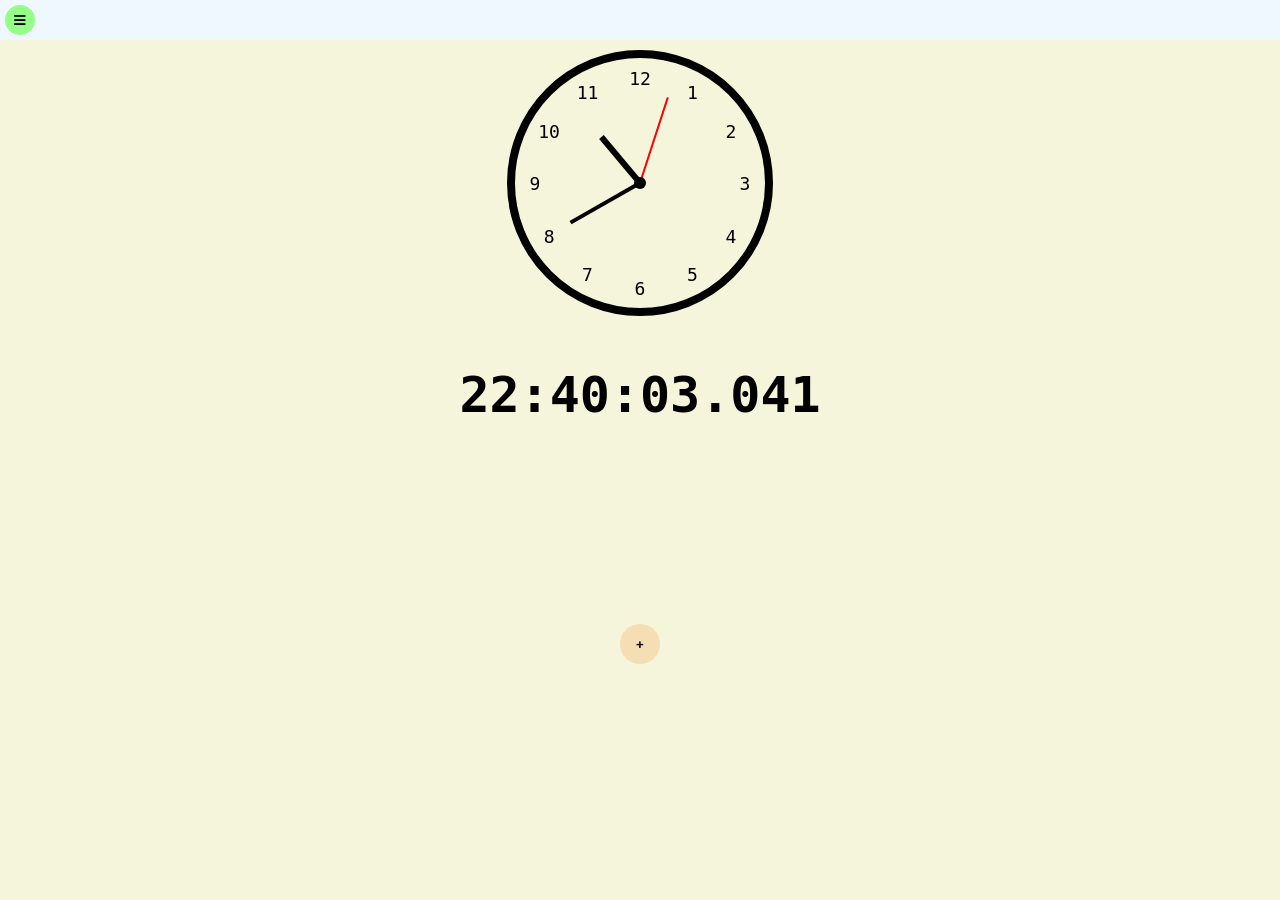
<file: Daily life tools (combined)/index.html>
<!DOCTYPE html>
<html lang="en">
<head>
    <link rel="icon" href="/favicon.ico">
    <link rel="stylesheet" href="https://cdnjs.cloudflare.com/ajax/libs/font-awesome/6.5.0/css/all.min.css">
    <link rel="stylesheet" href="style.css">
    <meta charset="UTF-8">
    <meta name="viewport" content="width=device-width, initial-scale=1.0">
    <title>Dashboard</title>
</head>
<body>
    <div id="nav-holder"></div>
<div class="clock">
    <div class="numbers"></div>

    <div class="hand hour" id="hour"></div>
    <div class="hand min" id="min"></div>
    <div class="hand sec" id="sec"></div>

    <div class="center"></div>
</div>
<h3 id="time"></h3>
    <div class="bookmarkscontainer">
        <div id="bookmarks">
            <button class="addBookmark"><b>+</b></button>
            <dialog class="addBookmarkDialog">
                <h3 class="inputName">Name</h3>
                <input type="text" class="addName">
                <h3 class="inputName">URL</h3>
                <input type="text" class="addUrl"> 
                <br>
                <button class="dialogInput ok">Ok</button>
                <button class="dialogInput back">Back</button>
            </dialog>
        </div>


    </div>
    <div class="overlay"></div>
    <div class="BookmarksMenu">
        <button class="Bookmarkedit">Edit bookamrk</button>
        <button class="Bookmarkdelete">Delete bookmark</button>
    </div>
    <script src="clock.js"></script>
    <script src="links.js"></script>
    <script src="navigation.js"></script>
</body>
</html>
</file>
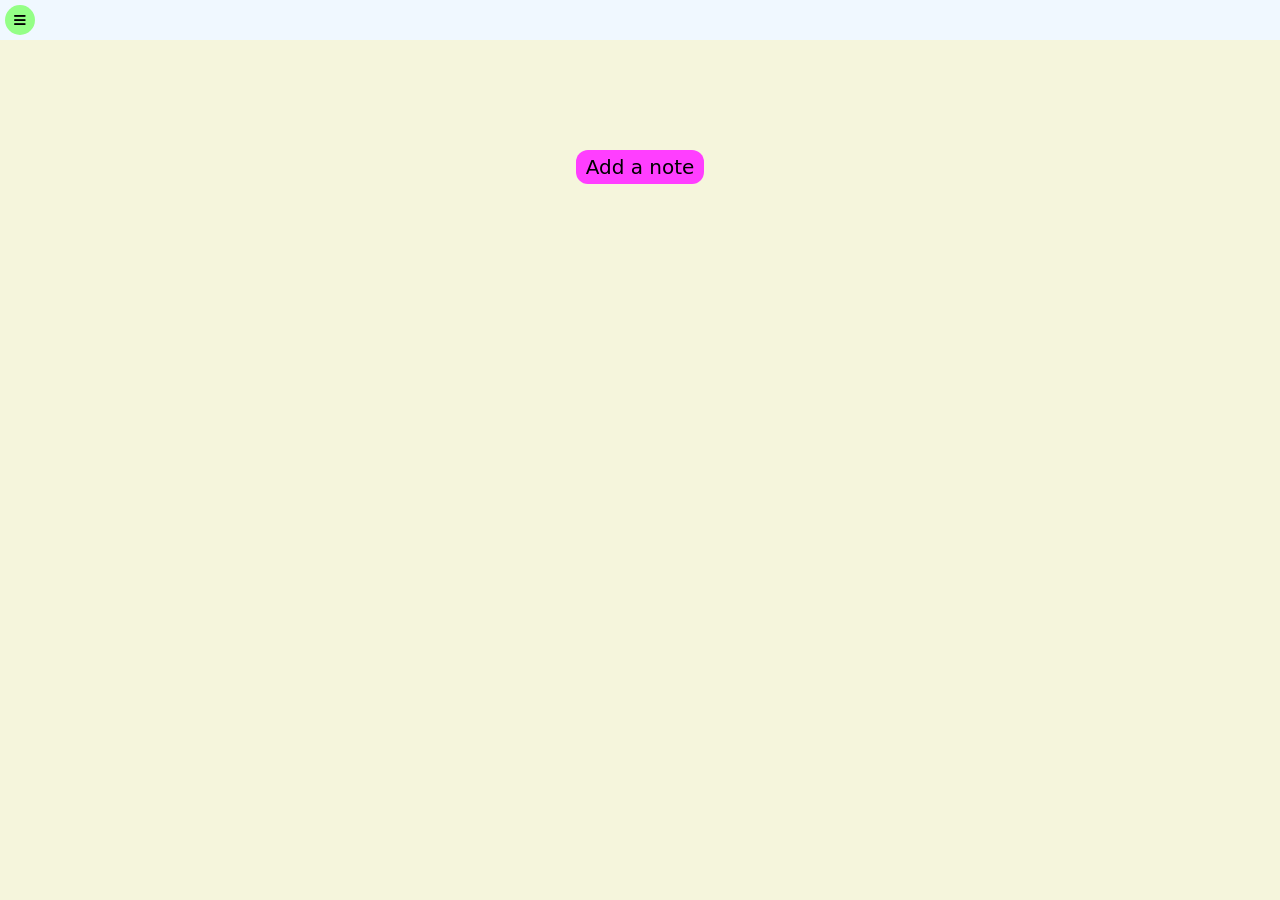
<file: Daily life tools (combined)/notes.html>
<!DOCTYPE html>
<html lang="en">
<head>
    <link rel="icon" href="/favicon.ico">
    <link rel="stylesheet" href="https://cdnjs.cloudflare.com/ajax/libs/font-awesome/6.5.0/css/all.min.css">
    <link rel="stylesheet" href="style.css">
    <meta charset="UTF-8">
    <meta name="viewport" content="width=device-width, initial-scale=1.0">
    <title>Notes</title>
</head>
<body>
    <div id="nav-holder"></div>
    <button class="addNoteButton">Add a note</button>
    <div class="NoteTakerDialog">
        <input type="text" class="NoteTakerName" placeholder="Name Here...">
        <textarea class="NoteTakerInput" placeholder="Notes Here..."></textarea>
        <div class="buttons">
            <button class="NoteTakerbutton done">Done</button>
            <button class="NoteTakerbutton back">Back</button>
        </div>
    </div>
    <div class="NoteContainer"></div>
    <script src="notes.js"></script>
    <script src="navigation.js"></script>
</body>
</html>
</file>
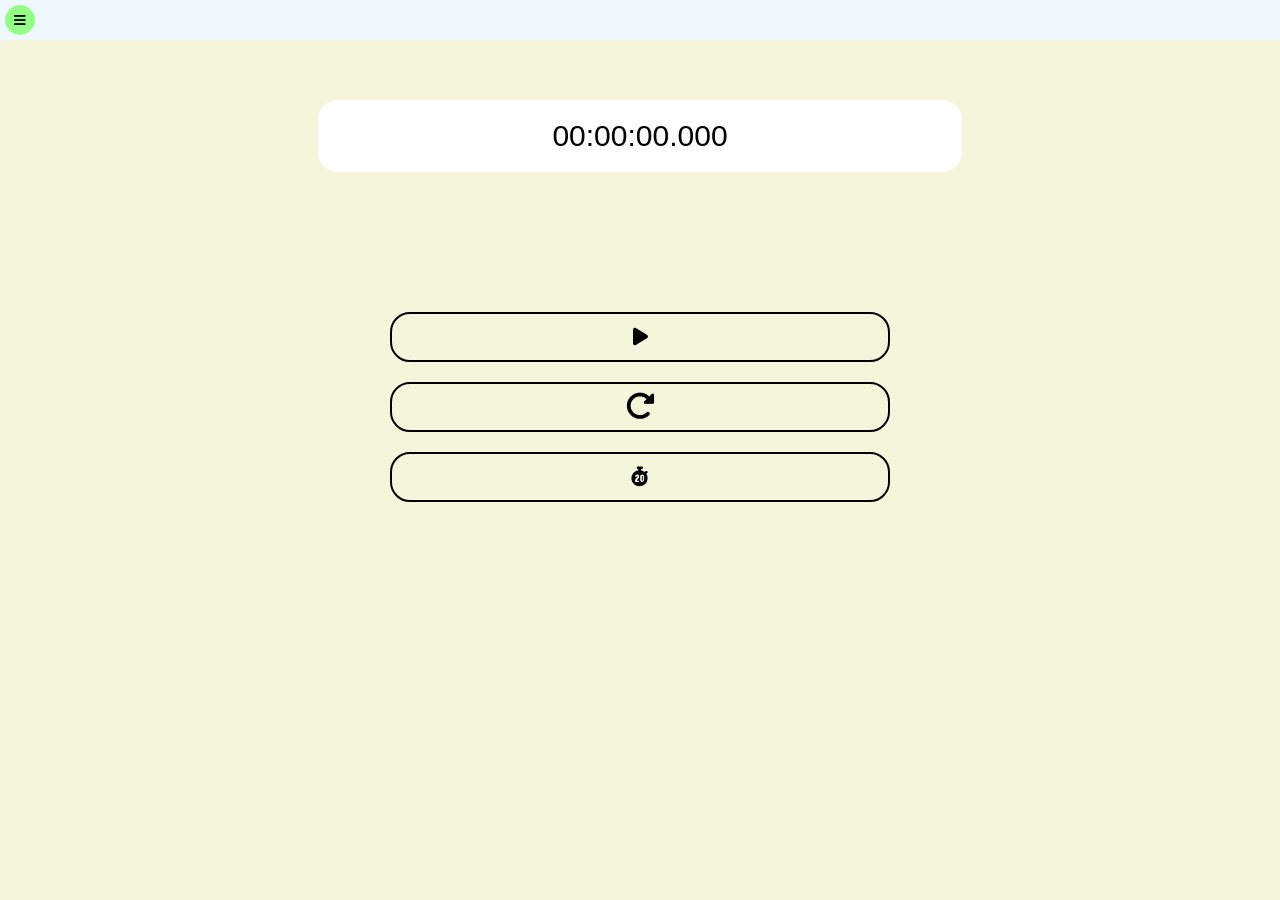
<file: Daily life tools (combined)/stopwatch.html>
<!DOCTYPE html>
<html lang="en">
<head>
    <link rel="stylesheet" href="https://cdnjs.cloudflare.com/ajax/libs/font-awesome/6.5.0/css/all.min.css">
    <link rel="stylesheet" href="style.css">
    <meta charset="UTF-8">
    <meta name="viewport" content="width=device-width, initial-scale=1.0">
    <title>Stopwatch</title>
</head>
<body>
    <div id="nav-holder"></div>

    <input id="display" type="text" readonly>
    <button id="play-button"><i id="play-button-icon" class="fa-solid fa-play"></i></button>
    <button id="reset-button"><i id="rotate-button" class="fa-solid fa-rotate-right"></i></button>
    <button id="split"><i class="fa-solid fa-stopwatch-20"></i></button>
    <div id="split-container"></div>
    <script src="stopwatch.js"></script>
    <script src="navigation.js"></script>
</body>
</html>
</file>
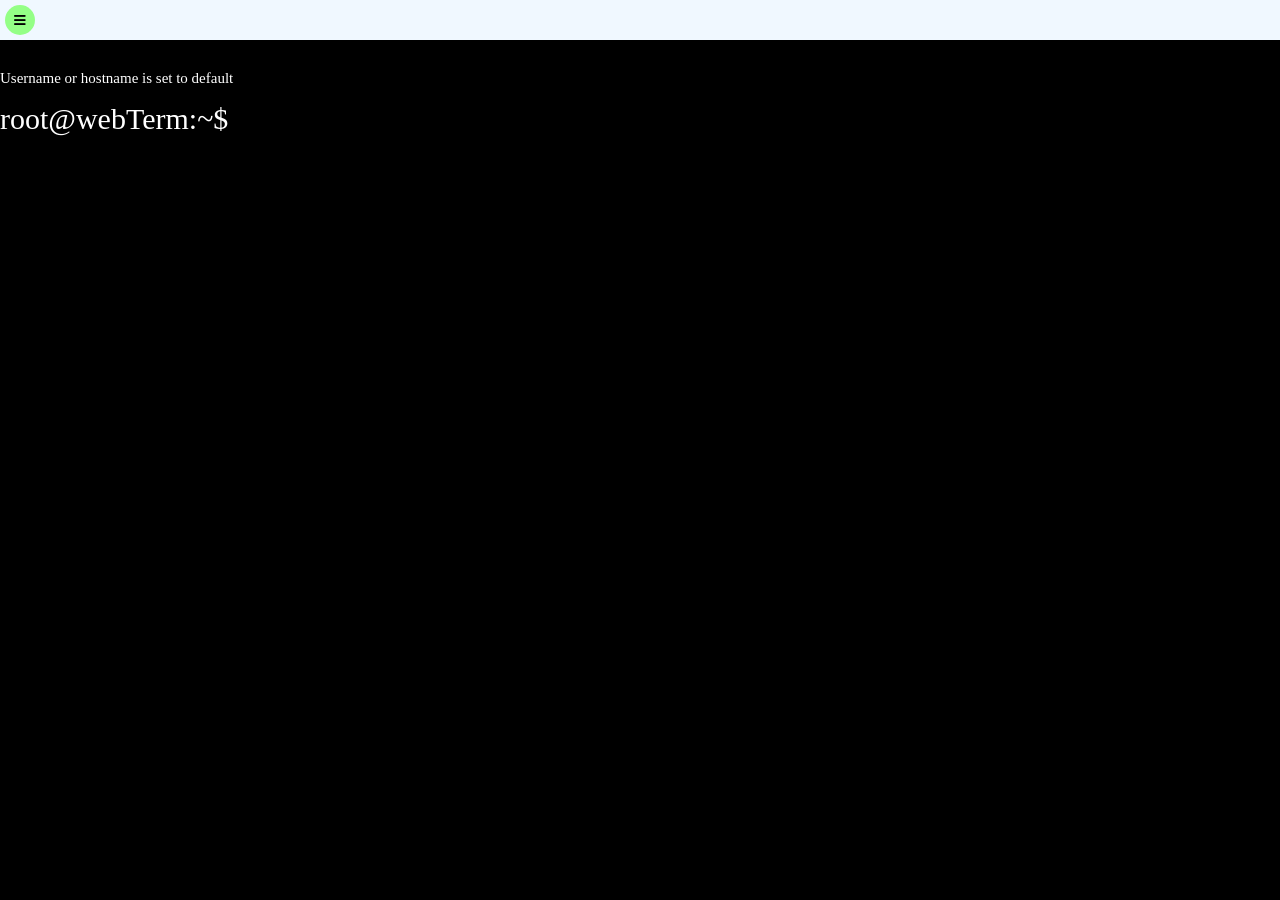
<file: Daily life tools (combined)/terminal.html>
<!DOCTYPE html>
<html lang="en">
<head>
    <link rel="stylesheet" href="terminal.css">
    <link rel="icon" href="/favicon.ico">
    <link rel="stylesheet" href="https://cdnjs.cloudflare.com/ajax/libs/font-awesome/6.5.0/css/all.min.css">
    <meta charset="UTF-8">
    <meta name="viewport" content="width=device-width, initial-scale=1.0">
    <title>WebTerminal</title>
</head>
<body>
    <div id="nav-holder"></div>
    <div id="firstLayer"><div id="cliContainer"></div></div>
    <script src="navigation.js"></script>
    <script src="terminal.js"></script>
</body>
</html>
</file>
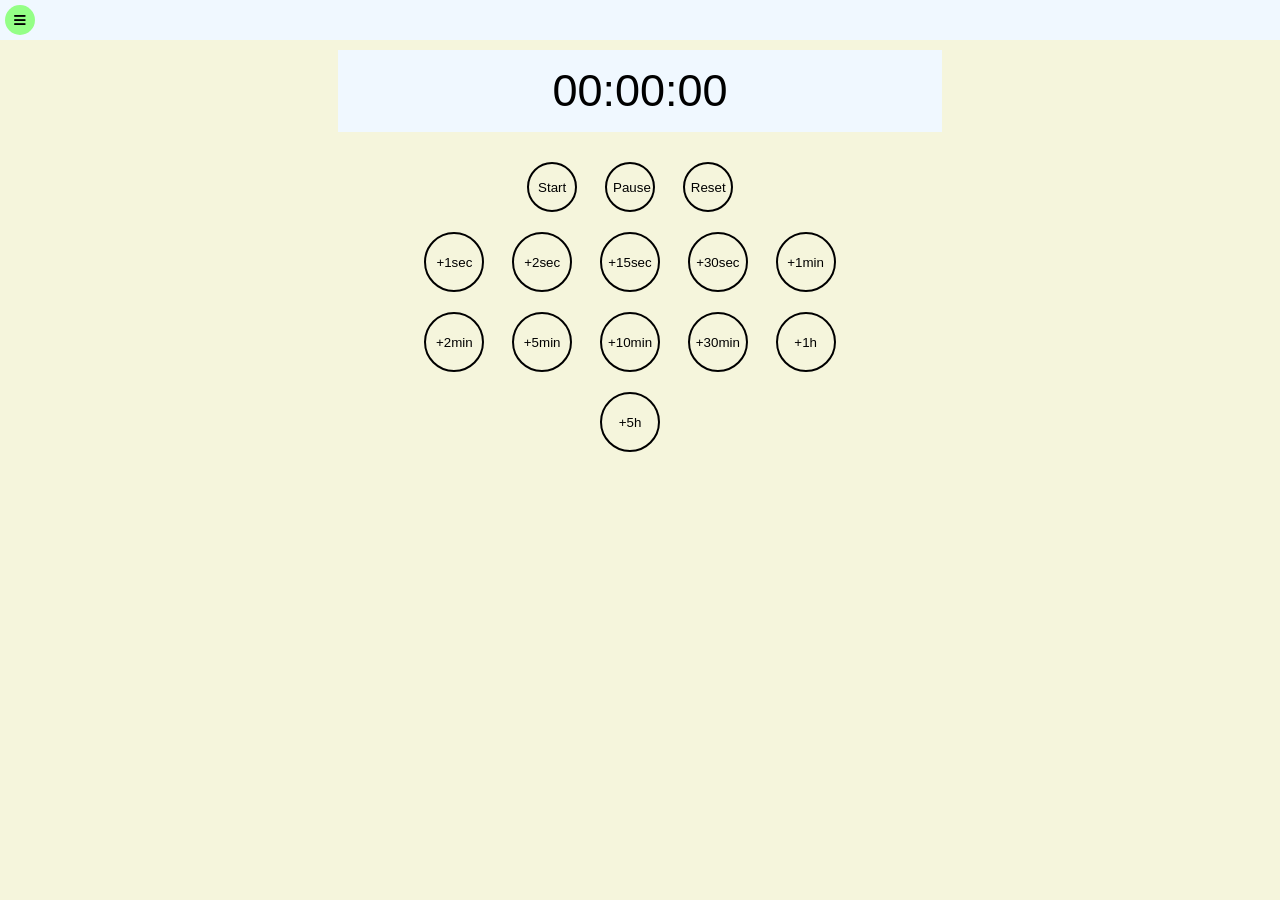
<file: Daily life tools (combined)/timer.html>
<!DOCTYPE html>
<html lang="en">
<head>
    <link rel="stylesheet" href="style.css">
    <link rel="stylesheet" href="https://cdnjs.cloudflare.com/ajax/libs/font-awesome/6.5.0/css/all.min.css">
    <meta charset="UTF-8">
    <meta name="viewport" content="width=device-width, initial-scale=1.0">
    <title>Timer</title>
</head>
<body>
    <div id="nav-holder"></div>

    <input type="text" id="timer-display" readonly>
    <h3 id="err"></h3>
    <dialog id="display-input-time">
        <h3>Hours:</h3><input type="number" id="hour-input" min="0" step="1">
        <h3>Minutes:</h3><input type="number" id="min-input" min="0" step="1">
        <h3>Seconds:</h3><input type="number" id="sec-input" min="0" step="1">
        <button id="display-input-time-back">Back</button>
        <button id="display-input-time-ok">OK</button>
    </dialog>
    <div id="buttons-container">
        <div id="main-control-buttons">
            <button id="start">Start</button>
            <button id="pause">Pause</button>
            <button id="reset">Reset</button>
        </div>
        <div id="time-set-buttons">    
            <button id="sec1">+1sec</button>
            <button id="sec2">+2sec</button>
            <button id="sec15">+15sec</button>
            <button id="sec30">+30sec</button>
            <button id="min1">+1min</button> 
            <button id="min2">+2min</button>
            <button id="min5">+5min</button>
            <button id="min10">+10min</button>
            <button id="min30">+30min</button>
            <button id="hour1">+1h</button>
            <button id="hour5">+5h</button>
        </div>
    </div>  
    
    <script src="navigation.js"></script>
    <script src="timer.js"></script>
</body>
</html>
</file>
<file: Daily life tools (combined)/style.css>
/*Body and related*/
body{
    margin: 0;
    left: 0;
    background-color: beige;
    font-family: monospace;
}
body.no-scroll{
    overflow: hidden;
}


/*Keyframes*/
@keyframes rotation{
    0%{transform: rotate(0);}
    50%{transform: rotate(45deg);}
    100%{transform: rotate(0);}
}
@keyframes background-pulsing
{
    0%{background: rgb(235, 255, 213);}
    25%{background: transparent;}
    50%{background: rgb(193, 255, 135);}
    60%{background: transparent;}
    70%{background: rgb(104, 255, 124);}
    80%{background: transparent;}
    90%{background: rgb(0, 255, 34);}
    100%{background: transparent;}
}
@keyframes fontpulsing-scalepulsing 
{
    0%{font-size: 200%;}
    50%{font-size: 100%;
        transform: scale(1.3);
        background: rgb(116, 255, 116);}
    100%{font-size: 20px;
        transform: scale(1);}
}
@keyframes button-hover-effect 
{
    0%{right: -100%;}
    50%{right: 100%;}
    100%{right: -100%;}
}
@keyframes color-effect
{
    0%{color: black;}
    25%{color: white;}
    50%{color: black;}
    75%{color: white;}
    100%{color: black;}
}


/*Navigation*/
#es{
    margin-top: 50px;
}
.dashboard-list{
    list-style-type: none;
    background-color: aliceblue;
    max-width: 600px;
}
.dashboard-list a{
    text-decoration: none;
    color: rgb(121, 118, 118);
    
}

#up-nav{
    height: 40px;
    width: 100%;
    background-color: aliceblue;
    position: fixed;
    top: 0;
    z-index: 1;
}
#nav-button{
    margin: 5px;
    border: 0;
    background-color: rgb(148, 255, 134);
    padding: 3px 5px;
    height: 30px;
    width: 30px;
    border-radius: 50%;
    transition: .2s ease;
}
#nav-button:hover{
    background-color: rgb(69, 255, 45);
}
#nav-button:active{
    opacity: .5;
}
#menu-menu{
    text-align: center;
    background-color: rgb(94, 255, 161);
    width: 140px ;
    margin-left: 20px;
    margin-top: 50px;
    padding: 0;
    max-height: 0;
    font-size: 0;
    transition: .25s ease ;
    position: fixed;
    top: 0;
    border-radius: 12px;
    z-index: 1000;
}
#menu-menu li{
    list-style-type: none;
    margin-top: 5px;
}
#menu-menu a {
    display: block;
    text-decoration: none;
    color: rgba(0, 0, 0, 0.59);

}
#menu-menu.active{
    padding: 5px 10px;
    max-height: 350px;
    font-size: 19px;
}
#menu-menu li:hover{
    background-color: lime;
}
#menu-menu ul{
    margin: 0;
    padding: 0;
}



/*Clock*/
.clock {
  width: 250px;
  height: 250px;
  border: 8px solid black;
  border-radius: 50%;
  position: relative;
  margin: 50px auto;
}

.hand {
  position: absolute;
  left: 50%;
  bottom: 50%;
  transform-origin: bottom;
  transform: translateX(-50%) rotate(0deg);
}

.hour {
  width: 6px;
  height: 60px;
  background: black;
}

.min {
  width: 4px;
  height: 80px;
  background: black;
}

.sec {
  width: 2px;
  height: 90px;
  background: red;
}

.center {
  width: 12px;
  height: 12px;
  background: black;
  border-radius: 50%;
  position: absolute;
  top: 50%;
  left: 50%;
  transform: translate(-50%, -50%);
}
.numbers {
  position: absolute;
  width: 100%;
  height: 100%;
}
#time{
    text-align: center;
    font-size: 50px;
}



/*Notes*/
.NoteTakerDialog{
    background: rgb(235, 255, 198);
    padding:10px ;
    height: fit-content;
    width: 300px;
    text-align: center;
    border: 5px solid black;
    z-index: 1;
    position: fixed;
    inset: 0;
    overflow-y: auto;
    margin: 100px auto;
    border-radius: 30px;
    display: none;
}
.addNoteButton{
    margin: 150px auto;
    display: block;
    text-align: center;
    border: 0;
    padding: 5px 10px;
    background: rgb(255, 62, 255);
    font-size: 20px;
    font-family: system-ui, -apple-system, BlinkMacSystemFont, 'Segoe UI', Roboto, Oxygen, Ubuntu, Cantarell, 'Open Sans', 'Helvetica Neue', sans-serif;
    border-radius: 12px;
    transition: 0.2s;
}
@media (hover: hover){
.addNoteButton:hover{
    transform: rotate(5deg) scale(1.3);
}}
.addNoteButton:active{
    transform: rotate(-5deg);
}
.NoteTakerInput{
    height: 200px;
    resize: none;
    border: 0;
    border-radius: 12px;
    padding: 15px ;
    overflow-y: scroll;
    scrollbar-width: none;
}
.NoteTakerInput::-webkit-scrollbar{
    display: none;
}
.NoteTakerbutton{
    margin: 10px auto;
    display: block;
    text-align: center;
    border: 2px solid black;
    padding: 5px 10px;
    background: transparent;
    font-size: 20px;
    font-family: system-ui, -apple-system, BlinkMacSystemFont, 'Segoe UI', Roboto, Oxygen, Ubuntu, Cantarell, 'Open Sans', 'Helvetica Neue', sans-serif;
    border-radius: 12px;
    transition: 0.2s;
}
.NoteTakerDialog.active{
    display: block;
}
.NoteTakerName{
    margin-bottom: 10px;
    border: 0;
    padding: 10px;
    border-radius: 12px;
}
.note{
    background: rgb(255, 200, 255);
    padding: 15px;
    display: block;
    margin: 20px auto;
    border-radius: 12px;
    max-width: 400px;
    border: 2px solid black;
    height: fit-content;

}

.nameSection textarea, .noteSection textarea{
    
    width: 90%;
    background: rgb(255, 255, 255);
    padding: 12px;
    margin: 0;
    border-radius: 12px;
    height: fit-content;
}
.nameSection textarea{
    font-size: 20px;
    height: 25px;
    resize: none;
}


.noteSection textarea{
    font-size: 15px;
    resize: vertical;
    min-height: 100px;
}
.noteTitle{
    margin: 20px 0 5px 0;
    font-size: 18px;
    color: rgb(117, 117, 117);
}
textarea, input{
    scrollbar-width: none;
    outline: none;
}
textarea::-webkit-scrollbar{
    display: none;
}
.note button{
    border: 0;
    background: rgb(200, 189, 221);
    text-align: center;
    display: block;
    margin: 10px auto;
    padding: 4px;
    border-radius: 5px;
    transition: 0.3s;

}
.note button:hover{
    transform: translateY(-10%);
}
.note button:active{
    transform: translateY(0);
}



/*Bookmarks and its UI*/
#bookmarks{
    margin-top: 200px;
    text-align: center;
    width: fit-content;
    margin-left: auto;
    margin-right: auto;
    user-select: none;
}
.link{
    margin: 10px;
    text-decoration: none;
}
.overlay{
    position: fixed;
    inset: 0;
    background: rgba(0,0,0,0.2);
    display: none;
    z-index: 3999;
}
.overlay.active{
    display: block;
}
.linkImg{
    border-radius: 50%;
    border: 10px solid transparent;
    padding: 4px;
    position: relative;
    transition: 0.3s;
    z-index: 1;
}
.BookmarkMenu{
    transform: translate(-100%, 10%);
    text-align: center;
    position: absolute;
    border: 0;
    background: transparent;
    width: 30px;
    height: 30px;
    border-radius: 50%;
    border: 5px solid transparent;
    transition: 0.3s;
    z-index: 2;
}

.BookmarkMenu:hover{
    background: wheat;
    border: 5px solid rgba(128, 128, 128, 0.486);
}

.addBookmark{
    display: block;
    margin: 40px auto;
    text-decoration: none;
    width: 40px;
    height: 40px;
    text-align: center;
    background: wheat;
    border-radius: 50%;
    transition: .2s ease;
    border: 0;
}
.addBookmark:hover{
    transform: scale(1.2);
}
.bookmarkAdder{
    background-color: wheat;
    border: 2px solid black;
}
.inputName{
    text-align: start;
    margin: 0;
    font-size: 15px;
    color: gray;
}
.dialogInput{
    margin: 10px;
    border: 2px solid black;
    background: transparent;
    width: 50px;
    height: 50px;
    text-align: center;
    border-radius: 50%;
    transition: .4s;
    user-select: none;
}
.addBookmarkDialog{
    background-color: wheat;
    user-select: none;
}
.dialogInput:hover{
    background: rgb(107, 247, 107);
    transform: rotate(360deg);
}
.dialogInput:active{
    transform: rotate(-360deg);
}

.BookmarksMenu{
    user-select: none;
    background: rgb(235, 255, 198);
    padding:10px ;
    height: fit-content;
    width: 150px;
    text-align: center;
    border: 5px solid black;
    z-index: 4000;
    position: fixed;
    inset: 0;
    overflow-y: auto;
    margin: 400px auto;
    border-radius: 30px;
    display: none;
}
.BookmarksMenu button{
    display: block;
    margin: 10px auto;
    border: 0;
    background: rgb(209, 166, 252);
    border-radius: 5px;
}
.BookmarksMenu.active{
    display: block;
}


/*Stopwatch*/
#play-button{
    position: relative;
    display: block;
    margin: 0 auto;
    width: 50%;
    max-width: 500px;
    height: 50px;
    margin-top: 140px ;
    font-size: 20px;
    border-radius: 20px;
    border: 0;
    background: transparent;
    border: 2px solid black;
    text-align: center;
    overflow: hidden;
}
#play-button::before{ 
    content: '';
    position: absolute;
    width: 100%;
    height: 100%;
    right:  -100%;
    background: rgb(132, 248, 132);
    z-index: -1;
    transition: .3s;
    top: 0;
}
#play-button.active::before{
    animation: button-hover-effect 2s infinite;
}
#play-button.active{
    animation: color-effect 2s infinite;
}
#display{
    border: 0;
    text-align: center;
    margin: 0 auto;
    display: block;
    margin-top: 100px;
    height: 70px;
    width: 50%;
    max-width: 800px;
    font-size:30px ;
    border-radius: 20px;
}
#reset-button{
    display: block;
    margin:0 auto ;
    margin-top: 20px;
    height: 50px;
    width: 50%;
    max-width: 500px;
    border: 2px solid black;
    border-radius:20px;
    background: transparent;
    transition: .3s;
    font-size: 30px;
    overflow: hidden;
}

#split{
    display: block;
    margin:0 auto ;
    margin-top: 20px;
    height: 50px;
    width: 50%;
    max-width: 500px;
    border: 2px solid black;
    border-radius:20px;
    background: transparent;
    transition: .3s;
    font-size: 20px;
    overflow: hidden;
}
#split-container{
    text-align: center;
    font-size: 20px;
    margin-top: 40px;
}



/*Timer*/
#timer-display{
    width: 600px;
    text-align: center;
    display: block;
    margin: 0 auto;
    border: 0;
    background-color: aliceblue;
    font-size: 45px;
    margin-top: 50px;
    height: 80px;
}
#main-control-buttons{
    text-align: center;
    margin-top: 30px;
    
}
#main-control-buttons button{
    text-align: center;
    margin-right:20px ;
    border: 0;
    width: 50px;
    height: 50px;
    border-radius: 50%;
    background-color: rgb(143, 255, 143);

}
#time-set-buttons{
    text-align: center;
    margin-top: 30px;
    margin: 0 auto;
    width: 510px;
}
#time-set-buttons button{
    margin-top: 20px;
    text-align: center;
    margin-right:20px ;
    border: 0;
    width: 60px;
    height: 60px;
    border-radius: 50%;
    background-color: rgb(143, 255, 143);
}
#buttons-container{
    width: 600px;
    display: block;
    margin: 0 auto;
}

#buttons-container button{
    border: 2px solid #000;
    position: relative;
    overflow: hidden;
    cursor: pointer;
    background: transparent;
    transition: .2s ease;

}
#buttons-container button::before{
    content: "";
    position: absolute;
    top: 0;
    right: -100%;
    width: 100%;
    height: 100%;
    background: rgb(72, 197, 56);
    transition: .3s;
    z-index: -1;
}
#buttons-container button:hover::before{
    right: 0;
}
#buttons-container button:hover{
    color: rgb(255, 255, 255);
    transform: translateY(-5px);

}
#buttons-container button:active{
    transform: translateY(5px);
}
#display-input-time{
    border: 0;
    border-radius: 12px;
    background-color: antiquewhite;
}
#display-input-time button{
    border: 2px solid #000;
    position: relative;
    overflow: hidden;
    cursor: pointer;
    background: transparent;
    transition: .2s ease;
    display: block;
    margin: 0 auto;
    margin-top: 20px ;
    width: 50px;
    height: 50px;
    text-align: center;
    border-radius: 50%;
}
#display-input-time button::before{
    content: "";
    position: absolute;
    top: 0;
    right: -100%;
    width: 100%;
    height: 100%;
    background: rgb(98, 180, 87);
    transition: .3s;
    z-index: -1;
}
#display-input-time button:hover::before{
    animation: button-hover-effect 2s infinite;
}
#display-input-time button:hover{
    transform: translateY(-5px);
    animation: color-effect 2s infinite
}
</file>
<file: Daily life tools (combined)/terminal.css>
body{
    background-color: black;
    margin: 0;
}
body.no-scroll{
    overflow: hidden;
}
#es{
    margin-top: 50px;
}
.dashboard-list{
    list-style-type: none;
    background-color: aliceblue;
    max-width: 600px;
}
.dashboard-list a{
    text-decoration: none;
    color: rgb(121, 118, 118);

}

#up-nav{
    height: 40px;
    width: 100%;
    background-color: aliceblue;
    position: fixed;
    top: 0;
    z-index: 1;
}
#nav-button{
    margin: 5px;
    border: 0;
    background-color: rgb(148, 255, 134);
    padding: 3px 5px;
    height: 30px;
    width: 30px;
    border-radius: 50%;
    transition: .2s ease;
}
#nav-button:hover{
    background-color: rgb(69, 255, 45);
}
#nav-button:active{
    opacity: .5;
}
#menu-menu{
    text-align: center;
    background-color: rgb(94, 255, 161);
    width: 140px ;
    margin-left: 20px;
    margin-top: 50px;
    padding: 0;
    max-height: 0;
    font-size: 0;
    transition: .25s ease ;
    position: fixed;
    top: 0;
    border-radius: 12px;
    z-index: 1000;
}
#menu-menu li{
    list-style-type: none;
    margin-top: 5px;
}
#menu-menu a {
    display: block;
    text-decoration: none;
    color: rgba(0, 0, 0, 0.59);

}
#menu-menu.active{
    padding: 5px 10px;
    max-height: 350px;
    font-size: 19px;
}
#menu-menu li:hover{
    background-color: lime;
}
#menu-menu ul{
    margin: 0;
    padding: 0;
}

body::selection {
    background: #ffffff;
    color: #000;
}
#firstLayer{
    margin-top: 70px;
}
.terminalInput{

    margin-left:10px ;
    outline: none;
    font-size: 30px;
    border: none;
    resize: none;
    scrollbar-width: none;
    width: 100%;
    background: black;
    color: white;
}
.terminalInput::-webkit-scrollbar{
    display: none;
}
.cmdLine{
    color: white;
    font-size: 30px;
}
.cliContainer{
    display: flex;
}
.showOutput{
    overflow-wrap: break-word;
    word-break: break-all;
    color: white;

    font-size: 30px;
    white-space: pre-wrap;
}
#pre-text{
    font-size: 15px;
    color: white;

}
</file>
